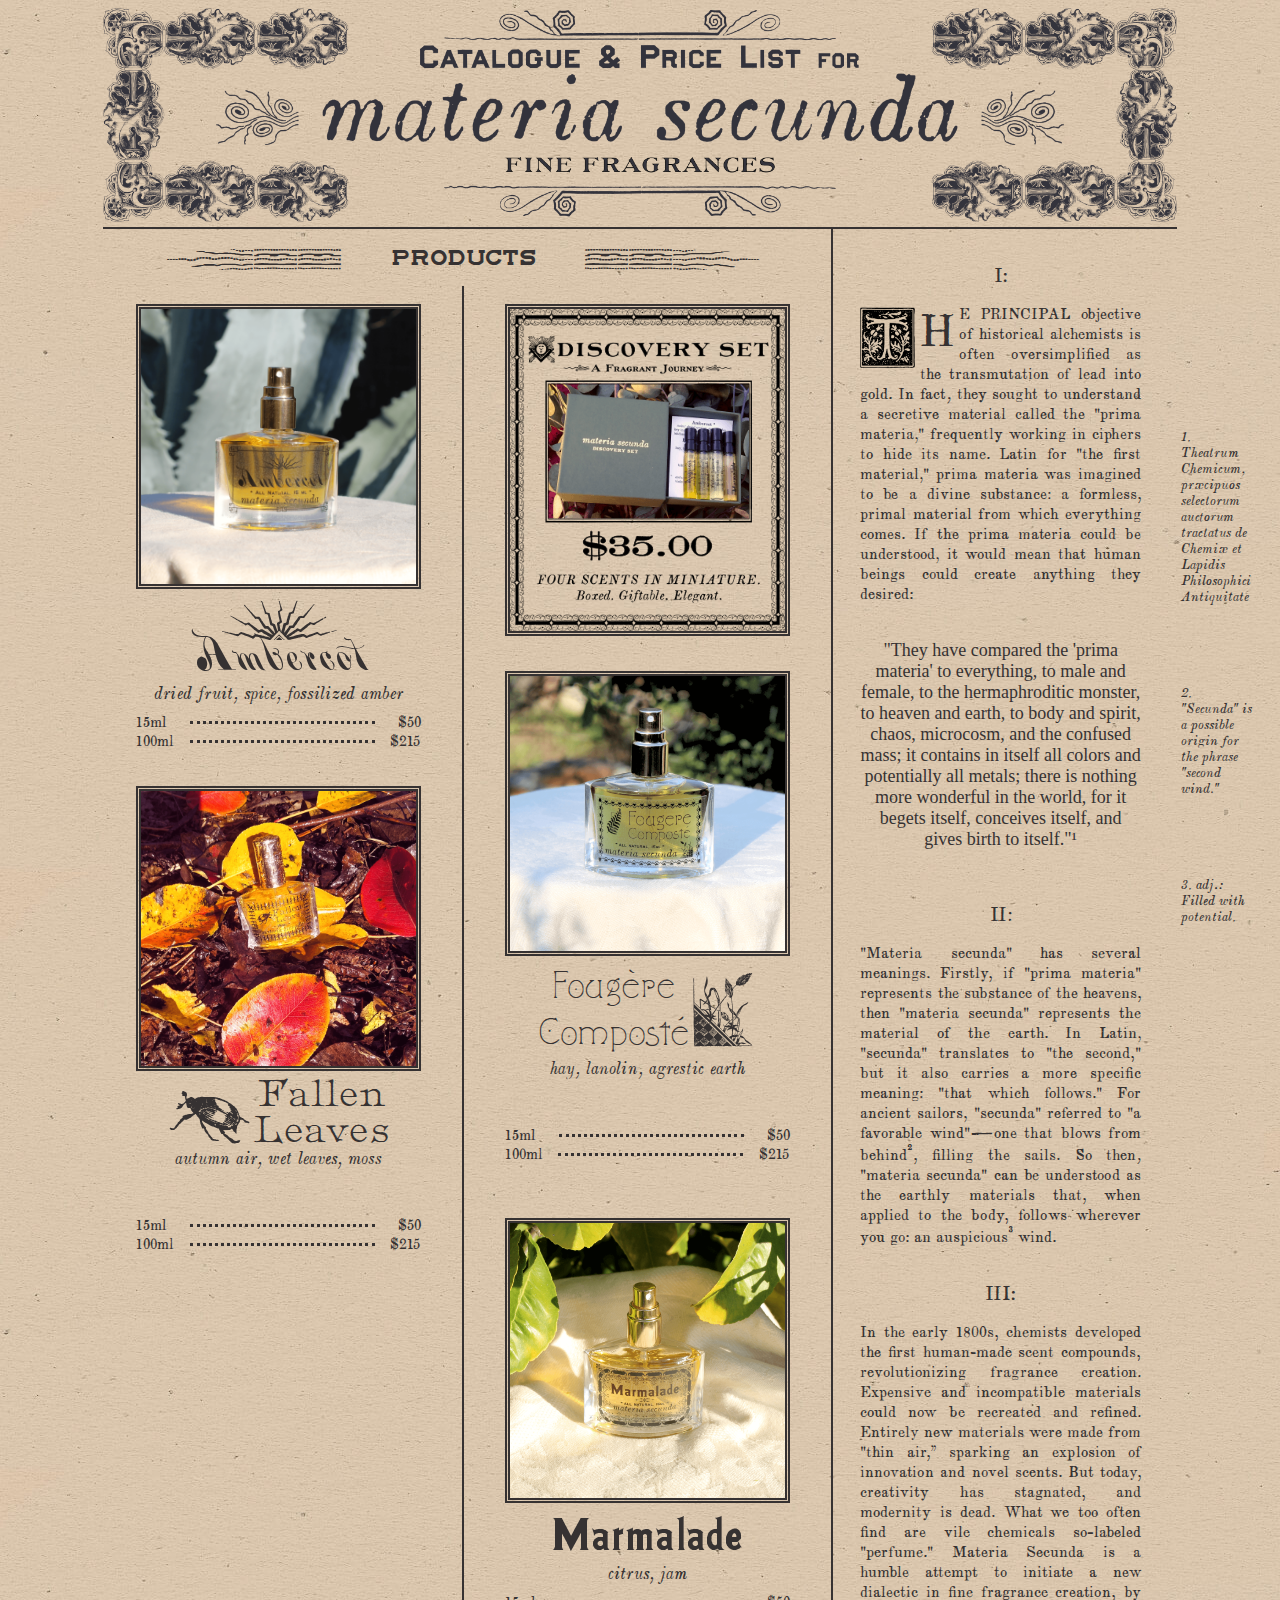
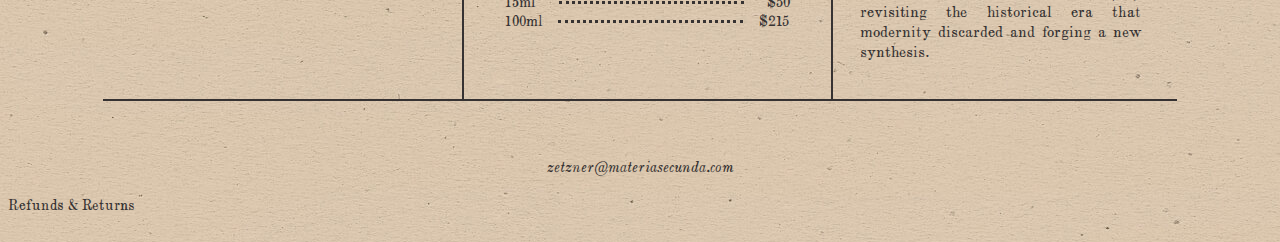
<file: index.html>
<!DOCTYPE html>
<html lang="en">

<head>
<title>Materia Secunda</title>
<link rel="stylesheet" href="styles.css">
<meta charset="utf-8">
<meta name="viewport" content="width=device-width, initial-scale=1">
</head>

<body>
  <header>

      <div style="display:flex; justify-content: center"><img src="images/banner.png" alt="Materia Secunda perfume catologue & price list" style=" width:85%; display: block; "></div>

    </header>
    <center>
    <div class="horizontal-line" style="width:85%;"></div>
  </center>
 

<div class="content">
  <div class="left-margin"></div>
  
  <!-- Left side product info -->
  <div class="products-container">
    
      <div class="products-header">   
        
            
              <div style="font-family: steamgems;">ÆÇÇ</div>
              <div style="font-family: gresley; font-size:1.8vw;">PRODUCTS</div>
              <div style="font-family: steamgems;">ÇÇÈ</div>
           
        
         
        
      </div>
     
      <div class="products-columns-container"> 

          <div class="products-column">
            
<!---Ambercot-->
              

<a class="product-flexbox" href="/ambercot" title="View Ambercot">
  
  
      <img src="images/ambercot.png" alt="A bottle of ambercot perfume" >
  
  

    <div class="ambercot-title-text">
      <div class="ambercot-icon">ö</div>
      <div class="ambercot-text">Ambercot </div>
      
    </div>
    
      <span class="notes">dried fruit, spice, fossilized amber</span>
      
    <div style="display: flex; flex-direction: column; align-items: center;">
      <div class="price-line">
        15ml
        <div class="dotted-line"></div>
        $50
      </div>
      <div class="price-line">
        100ml
        <div class="dotted-line"></div>
        $215
      </div>
    </div>
    
    
  
</a>



  <!-- Fallen Leaves -->
  <a class="product-flexbox" href="https://materiasecunda.bigcartel.com/product/fallen-leaves" title="View Fallen Leaves">
      
        <img src="images/fallen-leaves.png" alt="A bottle of perfume resting upon wet leaves" >
      
      
      <div style="display: flex; flex-direction: row; justify-content: center; align-items: center;
       margin-top:5px;">
        <div class="fallen-icon">‘</div>
        <div class="fallen-text">Fallen Leaves</div>
      </div>
    
      <span class="notes">autumn air, wet leaves, moss</span>
      <br>
      <br>
    
     
      <div style="display: flex; flex-direction: column; align-items: center;">
        <div class="price-line">
          15ml
          <div class="dotted-line"></div>
          $50
        </div>
        <div class="price-line">
          100ml
          <div class="dotted-line"></div>
          $215
        </div>
      </div>
      <br>
  </a>
          </div>

          <div class="vdivider"></div>


<!-- PRODUCT COLUMN NO.2 -->
<div class="products-column">

<!---Discovery set-->
<div class="product-flexbox">
  <a href="https://materiasecunda.bigcartel.com/product/discovery-set" style="text-decoration: none; color: inherit;">

      <div>
      
        <img src="images/dset_widecrop.png" alt="A sample set of perfume" style= "width: 90%; height: auto;">
      </div>
      <div style="display: flex; flex-direction: column; align-items: center;">
        
        
        
        
      </div>
    
  </a>
</div>
  
  <!---Fougere-->
  <a class="product-flexbox" href="https://materiasecunda.bigcartel.com/product/fougere-composte" title="View Fougère Composté">
      
        <img src="images/fougere-composte.png" alt="A bottle of fougere perfume">
      
      
      <div style="display: flex; flex-direction: row; justify-content: center; align-items: center;">
            
        <div class="fougere-text">Fougère Composté </div>
        <div class="fougere-icon">™</div>
      </div>
        <span class="notes">hay, lanolin, agrestic earth</span>
        <br><br>
      
      <div style="display: flex; flex-direction: column; align-items: center;">
        <div class="price-line">
          15ml
          <div class="dotted-line"></div>
          $50
        </div>
        <div class="price-line">
          100ml
          <div class="dotted-line"></div>
          $215
        </div>
      </div>
      <br>
  </a>

  <!-- Marmalade -->
<a class="product-flexbox" href="https://materiasecunda.bigcartel.com/product/marmalade" title="View Marmalade">
  
    <img src="images/marmalade.png" alt="A bottle of perfume beside a citrus tree">
 



  <div style="display: flex; flex-direction: row; justify-content: center;">
    
    <div style="font-family: jophet; font-size: 4vmax; margin-bottom: -5px;">Marmalade</div>
  </div>

  <span class="notes">citrus, jam</span>


  <div style="display: flex; flex-direction: column; align-items: center;">
    <div class="price-line">
      15ml
      <div class="dotted-line"></div>
      $50
    </div>
    <div class="price-line">
      100ml
      <div class="dotted-line"></div>
      $215
    </div>
  </div>
</a>  




                <!-- wood antique -->
                      <!--
                      <span style="font-family: gresley; font-size: 8vmin"> Wood Antique<br></span>  
                      <span style="font-family: oldkirkitalic; font-size: 20px">resin, smoke, ancient wood</span><br><Br>
                
                  <div style="display: flex; justify-content: space-between; width: 80%; ">
                      <span style="text-align: left;">15ml</span> 
                      <div class="dotted-line"></div> 
                      <span style="text-align: right;">$50</span>
                  </div>
                  <div style="display: flex; justify-content: space-between; width: 80%; ">
                    <span style="text-align: left;">100ml</span> 
                    <div class="dotted-line"></div> 
                    <span style="text-align: right;">$210</span>
                    
                  </div>
              -->
          </div>
        </div>
  


      
  </div>

  <div class="vdivider"></div>

  <div class="column-3">

      <center><p><span style="font-size: 22px;">I:</span></p></center>
      <p class="drop-cap"><img src="images/T-dropcap.png">HE PRINCIPAL objective of historical alchemists is often oversimplified as the transmutation of lead into gold. In fact, they sought to understand a secretive material called the "prima materia," frequently working in ciphers to hide its name. Latin for "the first material," prima materia was imagined to be a divine substance: a formless, primal material from which everything comes. If the prima materia could be understood, it would mean that human beings could create anything they desired:
      <br></p><br>

      <center><span style="font-family:oldkirkitalic; font-size:18px">"They have compared the 'prima materia' to everything, to male and female, to the hermaphroditic monster, to heaven and earth, to body and spirit, chaos, microcosm, and the confused mass; it contains in itself all colors and potentially all metals; there is nothing more wonderful in the world, for it begets itself, conceives itself, and gives birth to itself."¹
      </center></span>

      <br><br>
      <center><p><span style="font-size: 22px;">II:</span></p></center>
      <p class="indented">"Materia secunda" has several meanings. Firstly, if "prima materia" represents the substance of the heavens, then "materia secunda" represents the material of the earth. In Latin, "secunda" translates to "the second," but it also carries a more specific meaning: "that which follows." For ancient sailors, "secunda" referred to "a favorable wind"—one that blows from behind<span style="font-size:24px">²</span>, filling the sails.

      So then, "materia secunda" can be understood as the earthly materials that, when applied to the body, follows wherever you go: an auspicious<span style="font-size:24px">³</span> wind.
      <br><br>
      <center><p><span style="font-size: 22px;">III:</span></p></center>


      <p class="indented">In the early 1800s, chemists developed the first human-made scent compounds, revolutionizing fragrance creation. Expensive and incompatible materials could now be recreated and refined. Entirely new materials were made from "thin air,” sparking an explosion of innovation and novel scents. But today, creativity has stagnated, and modernity is dead. What we too often find are vile chemicals so-labeled "perfume." Materia Secunda is a humble attempt to initiate a new dialectic in fine fragrance creation, by revisiting the historical era that modernity discarded and forging a new synthesis. 
        <p>
    </div>
    
    <div class="column-3_footnotes">
      <p>1. Theatrum Chemicum, præcipuos selectorum auctorum tractatus de Chemiæ et Lapidis Philosophici Antiquitate</p>
      <p>2. "Secunda" is a possible origin for the phrase "second wind."</p>
      <p>3. adj.: Filled with potential.</p>
  </div>

</div>
	


<footer>
 
  <center>
    <div class="horizontal-line" style="width:85%"></div>
    <br>
    <br><br>
    <i>zetzner@materiasecunda.com </i><br><br>
   
  </center>
  <a style="text-align: center" href="https://www.materiasecunda.com/returns" title="Refunds & Returns">Refunds & Returns</a>
  <br><br>
</footer>

</body>
</html>
</file>
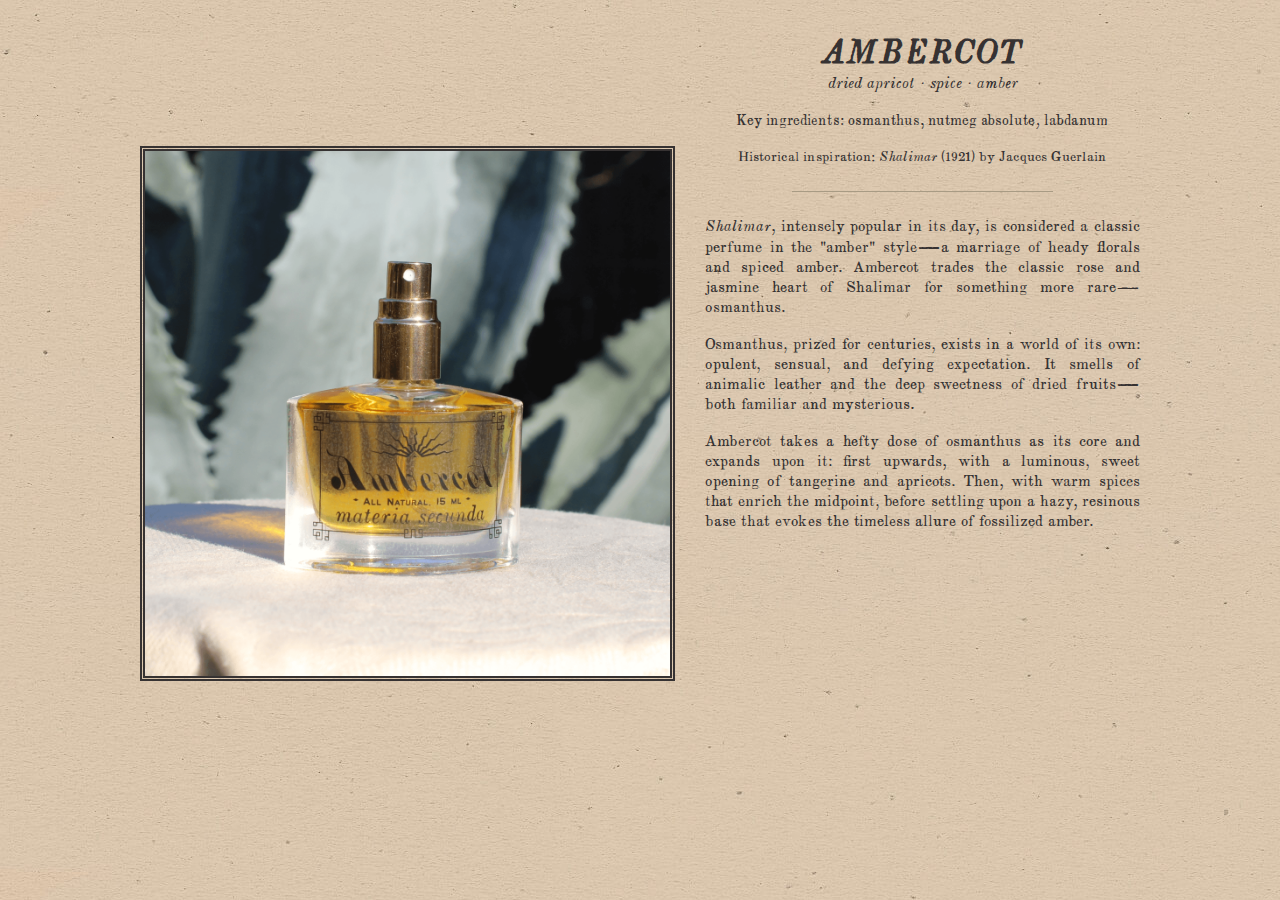
<file: ambercot.html>
<!DOCTYPE html>
<html lang="en">
<head>
  
  <meta charset="UTF-8">
  <meta name="viewport" content="width=device-width, initial-scale=1">
  <title>Ambercot</title>
  <link rel="stylesheet" href="styles.css"> 
</head>

<style>
img {border: 5px double var(--text-color); box-sizing: border-box; }
</style>

<body>
  
  <div class="product-layout">
    <div class="product-page-leftcolumn">
      <img src="images/ambercot.png" alt="A bottle of ambercot perfume">
    </div>

    <div class="product-page-rightcolumn">
      <div class="product-title-block">
        <p class="product-name"><strong>AMBERCOT</strong></p>
        <p class="product-fnotes">dried apricot · spice · amber</p>
        <p class="product-key-ingredients">Key ingredients: osmanthus, nutmeg absolute, labdanum</p>
        <p class="product-inspiration">Historical inspiration: <em>Shalimar</em> (1921) by Jacques Guerlain</p>
      </div>

      <div id='product-component-1747498263900' class="shopify-button-wrapper"></div>

      <div class="divider"></div>

      <div class="product-description">
        <p><em>Shalimar</em>, intensely popular in its day, is considered a classic perfume in the "amber" style—a marriage of heady florals and spiced amber. Ambercot trades the classic rose and jasmine heart of Shalimar for something more rare—osmanthus.</p>
        <p>Osmanthus, prized for centuries, exists in a world of its own: opulent, sensual, and defying expectation. It smells of animalic leather and the deep sweetness of dried fruits—both familiar and mysterious.</p>
        <p>Ambercot takes a hefty dose of osmanthus as its core and expands upon it: first upwards, with a luminous, sweet opening of tangerine and apricots. Then, with warm spices that enrich the midpoint, before settling upon a hazy, resinous base that evokes the timeless allure of fossilized amber.</p>
      </div>
    </div>
  </div>
<script type="text/javascript">
/*<![CDATA[*/
(function () {
  var scriptURL = 'https://sdks.shopifycdn.com/buy-button/latest/buy-button-storefront.min.js';
  if (window.ShopifyBuy) {
    if (window.ShopifyBuy.UI) {
      ShopifyBuyInit();
    } else {
      loadScript();
    }
  } else {
    loadScript();
  }
  function loadScript() {
    var script = document.createElement('script');
    script.async = true;
    script.src = scriptURL;
    (document.getElementsByTagName('head')[0] || document.getElementsByTagName('body')[0]).appendChild(script);
    script.onload = ShopifyBuyInit;
  }
  function ShopifyBuyInit() {
    var client = ShopifyBuy.buildClient({
      domain: 'mhqgih-0z.myshopify.com',
      storefrontAccessToken: '9939b627d0f9ea7fe5a44d9c73933532',
    });
    ShopifyBuy.UI.onReady(client).then(function (ui) {
      ui.createComponent('product', {
        id: '9744280879411',
          variantId: '51519915327795',
        node: document.getElementById('product-component-1747498263900'),
        moneyFormat: '%24%7B%7Bamount%7D%7D',
        options: {
  "product": {
 



    "styles": {
      "product": {
        "@media (min-width: 601px)": {
          "max-width": "calc(25% - 20px)",
          "margin-left": "20px",
          "margin-bottom": "50px"
        },
       
        
      },
      "title": {
        "font-family": "Crimson Text, serif",
        "font-weight": "normal",
        "font-size": "20px"
      },
      "button": {
        "font-family": "Old Standard TT, serif",
        "color": "#dbcaaf",
        ":hover": {
          "color": "#dbcaaf",
          "background-color": "#363232"
        },
        "background-color": "#363232",
        ":focus": {
          "background-color": "#363232"
        },
        "border-radius": "2px",
        "padding-left": "44px",
        "padding-right": "44px"
      },
      "price": {
        "font-family": "Vollkorn, serif",
        "font-size": "22px"
      },
      "compareAt": {
        "font-family": "Vollkorn, serif",
        "font-size": "15.299999999999999px"
      },
      "unitPrice": {
        "font-family": "Vollkorn, serif",
        "font-size": "15.299999999999999px"
      },
      "description": {
        "font-family": "Lora, serif"
      }
    },
    
    "contents": {
      
  "img": false,
  "title": false,
  "price": true,
  "options": false,
  "button": true,
  "description": false

    },
    

    "text": {
      "button": "Add to cart"
    },
    "googleFonts": [
      "Crimson Text",
      "Vollkorn",
      "Lora",
      "Old Standard TT"
    ]
  },
  "productSet": {
    "styles": {
      "products": {
        "@media (min-width: 601px)": {
          "margin-left": "-20px"
        }
      }
    }
  },
  "modalProduct": {
    "contents": {
  "img": false,
  "title": false,
  "price": true,
  "options": false,
  
  "button": true,
  "description": false
},
    "styles": {
      "product": {
        "@media (min-width: 601px)": {
          "max-width": "100%",
          "margin-left": "0px",
          "margin-bottom": "0px"
        }
      },
      "button": {
        "font-family": "Old Standard TT, serif",
        "color": "#dbcaaf",
        ":hover": {
          "color": "#dbcaaf",
          "background-color": "#363232"
        },
        "background-color": "#363232",
        ":focus": {
          "background-color": "#363232"
        },
        "border-radius": "2px",
        "padding-left": "44px",
        "padding-right": "44px"
      },
      "title": {
        "font-family": "Helvetica Neue, sans-serif",
        "font-weight": "bold",
        "font-size": "26px",
        "color": "#363232"
      },
      "price": {
        "font-family": "Helvetica Neue, sans-serif",
        "font-weight": "normal",
        "font-size": "18px",
        "color": "#363232"
      },
      "compareAt": {
        "font-family": "Helvetica Neue, sans-serif",
        "font-weight": "normal",
        "font-size": "15.299999999999999px",
        "color": "#363232"
      },
      "unitPrice": {
        "font-family": "Helvetica Neue, sans-serif",
        "font-weight": "normal",
        "font-size": "15.299999999999999px",
        "color": "#363232"
      },
      "description": {
        "font-family": "Helvetica Neue, sans-serif",
        "font-weight": "normal",
        "font-size": "14px",
        "color": "#363232"
      }
    },
    "googleFonts": [
      "Old Standard TT"
    ],
    "text": {
      "button": "Add to cart"
    }
  },
  "option": {},
  "cart": {
    "styles": {
      "button": {
        "font-family": "Old Standard TT, serif",
        "color": "#dbcaaf",
        ":hover": {
          "color": "#dbcaaf",
          "background-color": "#363232"
        },
        "background-color": "#363232",
        ":focus": {
          "background-color": "#363232"
        },
        "border-radius": "2px"
      },
      "title": {
        "color": "#363232"
      },
      "header": {
        "color": "#363232"
      },
      "lineItems": {
        "color": "#363232"
      },
      "subtotalText": {
        "color": "#363232"
      },
      "subtotal": {
        "color": "#363232"
      },
      "notice": {
        "color": "#363232"
      },
      "currency": {
        "color": "#363232"
      },
      "close": {
        "color": "#363232",
        ":hover": {
          "color": "#363232"
        }
      },
      "empty": {
        "color": "#363232"
      },
      "noteDescription": {
        "color": "#363232"
      },
      "discountText": {
        "color": "#363232"
      },
      "discountIcon": {
        "fill": "#363232"
      },
      "discountAmount": {
        "color": "#363232"
      },
      "cart": {
        "background-color": "#dbcaaf"
      },
      "footer": {
        "background-color": "#dbcaaf"
      }
    },
    "text": {
      "total": "Subtotal",
      "notice": "Discount codes are added at checkout.",
      "button": "Checkout"
    },
    "contents": {
      "note": true
    },
    "popup": false,
    "googleFonts": [
      "Old Standard TT"
    ]
  },
  "toggle": {
    "styles": {
      "toggle": {
        "font-family": "Old Standard TT, serif",
        "background-color": "#363232",
        ":hover": {
          "background-color": "#363232"
        },
        ":focus": {
          "background-color": "#363232"
        }
      },
      "count": {
        "color": "#dbcaaf",
        ":hover": {
          "color": "#dbcaaf"
        }
      },
      "iconPath": {
        "fill": "#dbcaaf"
      }
    },
    "googleFonts": [
      "Old Standard TT"
    ]
  },
  "lineItem": {
    "styles": {
      "variantTitle": {
        "color": "#363232"
      },
      "title": {
        "color": "#363232"
      },
      "price": {
        "color": "#363232"
      },
      "fullPrice": {
        "color": "#363232"
      },
      "discount": {
        "color": "#363232"
      },
      "discountIcon": {
        "fill": "#363232"
      },
      "quantity": {
        "color": "#363232"
      },
      "quantityIncrement": {
        "color": "#363232",
        "border-color": "#363232"
      },
      "quantityDecrement": {
        "color": "#363232",
        "border-color": "#363232"
      },
      "quantityInput": {
        "color": "#363232",
        "border-color": "#363232"
      }
    }
  }
},
      });
    });
  }
})();
/*]]>*/
</script>

</body>

</html>
</file>
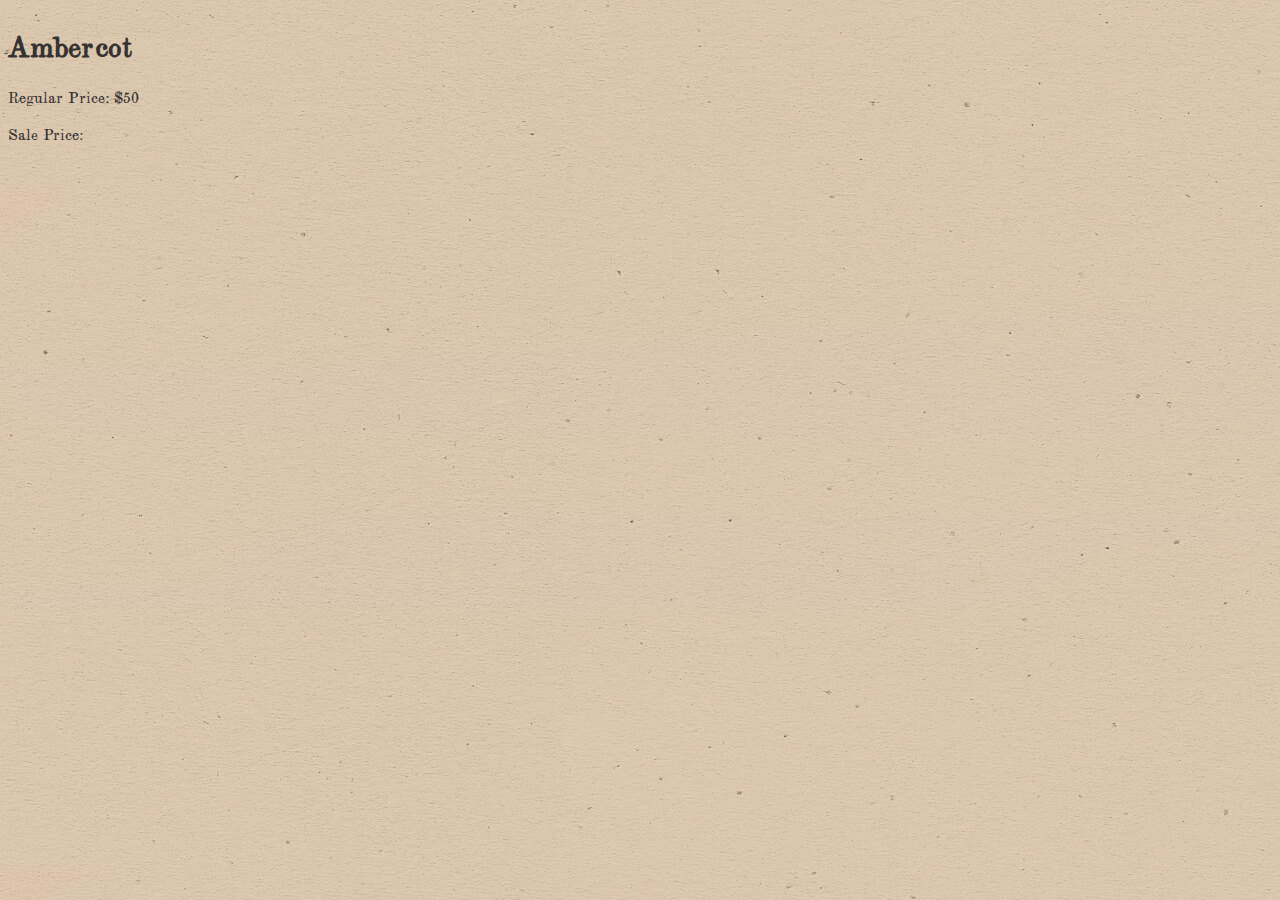
<file: contact.html>
<!DOCTYPE html>
<html lang="en">
<head>
  <meta charset="UTF-8">
  <title>Materia Secunda – Ambercot</title>
  <link rel="stylesheet" href="styles.css">
  <script src="config.js"></script>
  
</head>
<body>

  <div class="product">
    <h1 id="product-name"></h1>
    <p>Regular Price: <span id="price"></span></p>
    <p>Sale Price: <span id="sale-price"></span></p>
  </div>

  <script>
    document.getElementById("product-name").textContent = SiteConfig.productName;
    document.getElementById("price").textContent = Prices.ambercot15;
    document.getElementById("sale-price").textContent = SiteConfig.salePrice;
  </script>

</body>
</html>
</file>
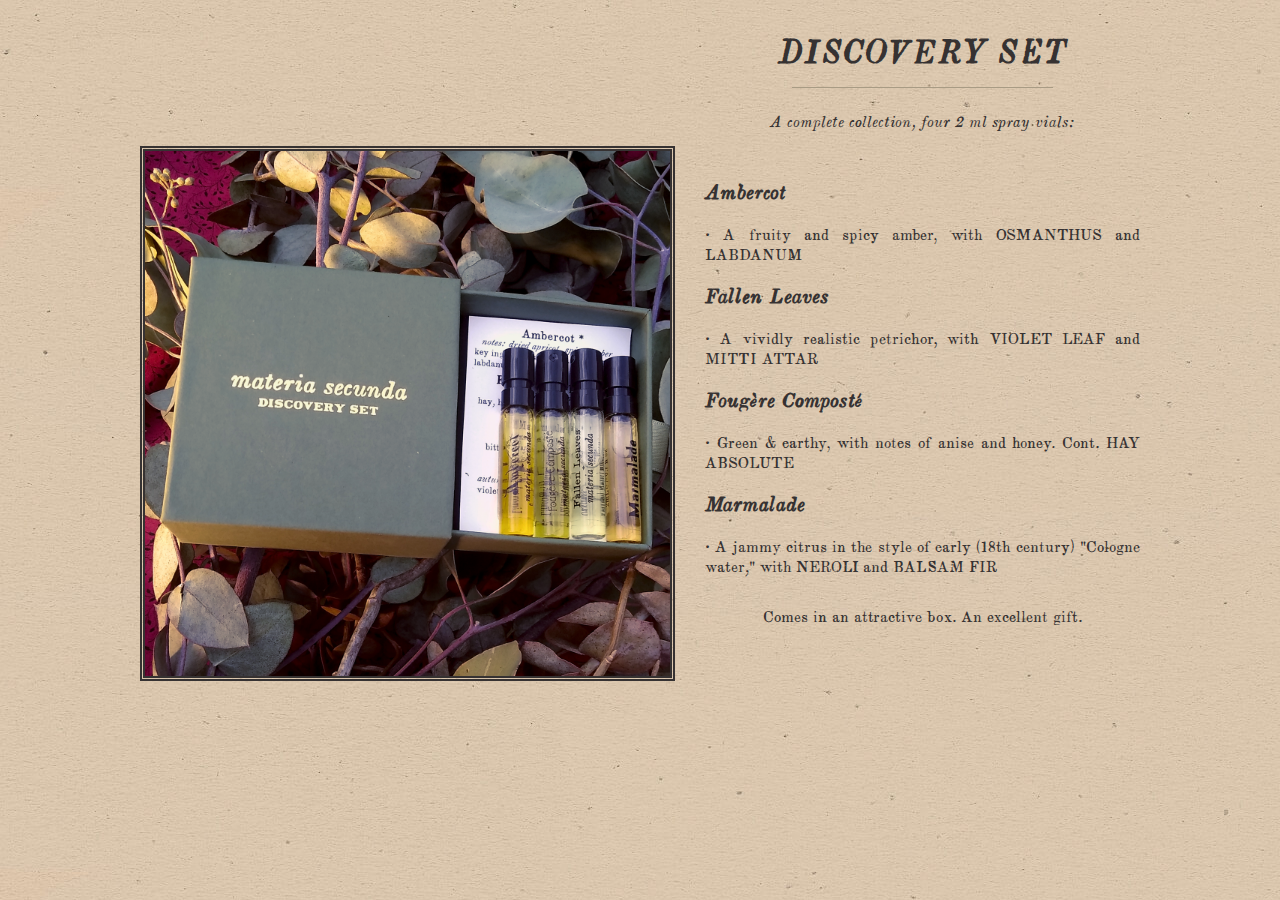
<file: discovery-set.html>
<!DOCTYPE html>
<html lang="en">
<head>
  
  <meta charset="UTF-8">
  <meta name="viewport" content="width=device-width, initial-scale=1">
  <title>Discovery Set</title>
  <link rel="stylesheet" href="styles.css"> 
</head>

<style>
img {border: 5px double var(--text-color); box-sizing: border-box; }
</style>

<body>
  
  <div class="product-layout">
    <div class="product-page-leftcolumn">
      <img src="images/DSET.png" alt="An elegant sample set of perfumes">
    </div>

    <div class="product-page-rightcolumn">
      <div class="product-title-block">
        <p class="product-name"><strong>DISCOVERY SET</strong></p>
       
        
      </div>

      <div id='product-component-1749688828920' class="shopify-button-wrapper"></div>

      <div class="divider"></div>

      <div class="product-description">

        <p style="text-align:center; margin-bottom:50px;"><em>A complete collection, four 2 ml spray vials:</em></p>

        <p style="font-size:22px"><strong><em>Ambercot</em></strong></p>
        <p>• A fruity and spicy amber, with OSMANTHUS and LABDANUM</p>

        <p style="font-size:22px"><strong><em>Fallen Leaves</em></strong></p>
        <p>• A vividly realistic petrichor, with VIOLET LEAF and MITTI ATTAR</p>

        <p style="font-size:22px"><strong><em>Fougère Composté</em></strong></p>
        <p>• Green &amp; earthy, with notes of anise and honey. Cont. HAY ABSOLUTE</p>

        <p style="font-size:22px"><strong><em>Marmalade</em></strong></p>
        <p>• A jammy citrus in the style of early (18th century) "Cologne water," with NEROLI and BALSAM FIR&nbsp;</p>

        <p style="text-align: center; margin-top:30px;">Comes in an attractive box. An excellent gift.</p>

      
    </div>
    </div>
  </div>
<script type="text/javascript">
/*<![CDATA[*/
(function () {
  var scriptURL = 'https://sdks.shopifycdn.com/buy-button/latest/buy-button-storefront.min.js';
  if (window.ShopifyBuy) {
    if (window.ShopifyBuy.UI) {
      ShopifyBuyInit();
    } else {
      loadScript();
    }
  } else {
    loadScript();
  }
  function loadScript() {
    var script = document.createElement('script');
    script.async = true;
    script.src = scriptURL;
    (document.getElementsByTagName('head')[0] || document.getElementsByTagName('body')[0]).appendChild(script);
    script.onload = ShopifyBuyInit;
  }
  function ShopifyBuyInit() {
    var client = ShopifyBuy.buildClient({
      domain: 'mhqgih-0z.myshopify.com',
      storefrontAccessToken: '9939b627d0f9ea7fe5a44d9c73933532',
    });
    ShopifyBuy.UI.onReady(client).then(function (ui) {
      ui.createComponent('product', {
        id: '9745341153587',
          
        node: document.getElementById('product-component-1749688828920'),
        moneyFormat: '%24%7B%7Bamount%7D%7D',
        options: {
  "product": {
 



    "styles": {
      "product": {
        "@media (min-width: 601px)": {
          "max-width": "calc(25% - 20px)",
          "margin-left": "20px",
          "margin-bottom": "50px"
        },
       
        
      },
      "title": {
        "font-family": "Crimson Text, serif",
        "font-weight": "normal",
        "font-size": "20px"
      },
      "button": {
        "font-family": "Old Standard TT, serif",
        "color": "#dbcaaf",
        ":hover": {
          "color": "#dbcaaf",
          "background-color": "#363232"
        },
        "background-color": "#363232",
        ":focus": {
          "background-color": "#363232"
        },
        "border-radius": "2px",
        "padding-left": "44px",
        "padding-right": "44px"
      },
      "price": {
        "font-family": "Vollkorn, serif",
        "font-size": "22px"
      },
      "compareAt": {
        "font-family": "Vollkorn, serif",
        "font-size": "15.299999999999999px"
      },
      "unitPrice": {
        "font-family": "Vollkorn, serif",
        "font-size": "15.299999999999999px"
      },
      "description": {
        "font-family": "Lora, serif"
      }
    },
    
    "contents": {
      
  "img": false,
  "title": false,
  "price": true,
  "options": false,
  "button": true,
  "description": false

    },
    

    "text": {
      "button": "Add to cart"
    },
    "googleFonts": [
      "Crimson Text",
      "Vollkorn",
      "Lora",
      "Old Standard TT"
    ]
  },
  "productSet": {
    "styles": {
      "products": {
        "@media (min-width: 601px)": {
          "margin-left": "-20px"
        }
      }
    }
  },
  "modalProduct": {
    "contents": {
  "img": false,
  "title": false,
  "price": true,
  "options": false,
  
  "button": true,
  "description": false
},
    "styles": {
      "product": {
        "@media (min-width: 601px)": {
          "max-width": "100%",
          "margin-left": "0px",
          "margin-bottom": "0px"
        }
      },
      "button": {
        "font-family": "Old Standard TT, serif",
        "color": "#dbcaaf",
        ":hover": {
          "color": "#dbcaaf",
          "background-color": "#363232"
        },
        "background-color": "#363232",
        ":focus": {
          "background-color": "#363232"
        },
        "border-radius": "2px",
        "padding-left": "44px",
        "padding-right": "44px"
      },
      "title": {
        "font-family": "Helvetica Neue, sans-serif",
        "font-weight": "bold",
        "font-size": "26px",
        "color": "#363232"
      },
      "price": {
        "font-family": "Helvetica Neue, sans-serif",
        "font-weight": "normal",
        "font-size": "18px",
        "color": "#363232"
      },
      "compareAt": {
        "font-family": "Helvetica Neue, sans-serif",
        "font-weight": "normal",
        "font-size": "15.299999999999999px",
        "color": "#363232"
      },
      "unitPrice": {
        "font-family": "Helvetica Neue, sans-serif",
        "font-weight": "normal",
        "font-size": "15.299999999999999px",
        "color": "#363232"
      },
      "description": {
        "font-family": "Helvetica Neue, sans-serif",
        "font-weight": "normal",
        "font-size": "14px",
        "color": "#363232"
      }
    },
    "googleFonts": [
      "Old Standard TT"
    ],
    "text": {
      "button": "Add to cart"
    }
  },
  "option": {},
  "cart": {
    "styles": {
      "button": {
        "font-family": "Old Standard TT, serif",
        "color": "#dbcaaf",
        ":hover": {
          "color": "#dbcaaf",
          "background-color": "#363232"
        },
        "background-color": "#363232",
        ":focus": {
          "background-color": "#363232"
        },
        "border-radius": "2px"
      },
      "title": {
        "color": "#363232"
      },
      "header": {
        "color": "#363232"
      },
      "lineItems": {
        "color": "#363232"
      },
      "subtotalText": {
        "color": "#363232"
      },
      "subtotal": {
        "color": "#363232"
      },
      "notice": {
        "color": "#363232"
      },
      "currency": {
        "color": "#363232"
      },
      "close": {
        "color": "#363232",
        ":hover": {
          "color": "#363232"
        }
      },
      "empty": {
        "color": "#363232"
      },
      "noteDescription": {
        "color": "#363232"
      },
      "discountText": {
        "color": "#363232"
      },
      "discountIcon": {
        "fill": "#363232"
      },
      "discountAmount": {
        "color": "#363232"
      },
      "cart": {
        "background-color": "#dbcaaf"
      },
      "footer": {
        "background-color": "#dbcaaf"
      }
    },
    "text": {
      "total": "Subtotal",
      "notice": "Discount codes are added at checkout.",
      "button": "Checkout"
    },
    "contents": {
      "note": true
    },
    "popup": false,
    "googleFonts": [
      "Old Standard TT"
    ]
  },
  "toggle": {
    "styles": {
      "toggle": {
        "font-family": "Old Standard TT, serif",
        "background-color": "#363232",
        ":hover": {
          "background-color": "#363232"
        },
        ":focus": {
          "background-color": "#363232"
        }
      },
      "count": {
        "color": "#dbcaaf",
        ":hover": {
          "color": "#dbcaaf"
        }
      },
      "iconPath": {
        "fill": "#dbcaaf"
      }
    },
    "googleFonts": [
      "Old Standard TT"
    ]
  },
  "lineItem": {
    "styles": {
      "variantTitle": {
        "color": "#363232"
      },
      "title": {
        "color": "#363232"
      },
      "price": {
        "color": "#363232"
      },
      "fullPrice": {
        "color": "#363232"
      },
      "discount": {
        "color": "#363232"
      },
      "discountIcon": {
        "fill": "#363232"
      },
      "quantity": {
        "color": "#363232"
      },
      "quantityIncrement": {
        "color": "#363232",
        "border-color": "#363232"
      },
      "quantityDecrement": {
        "color": "#363232",
        "border-color": "#363232"
      },
      "quantityInput": {
        "color": "#363232",
        "border-color": "#363232"
      }
    }
  }
},
      });
    });
  }
})();
/*]]>*/
</script>

</body>

</html>
</file>
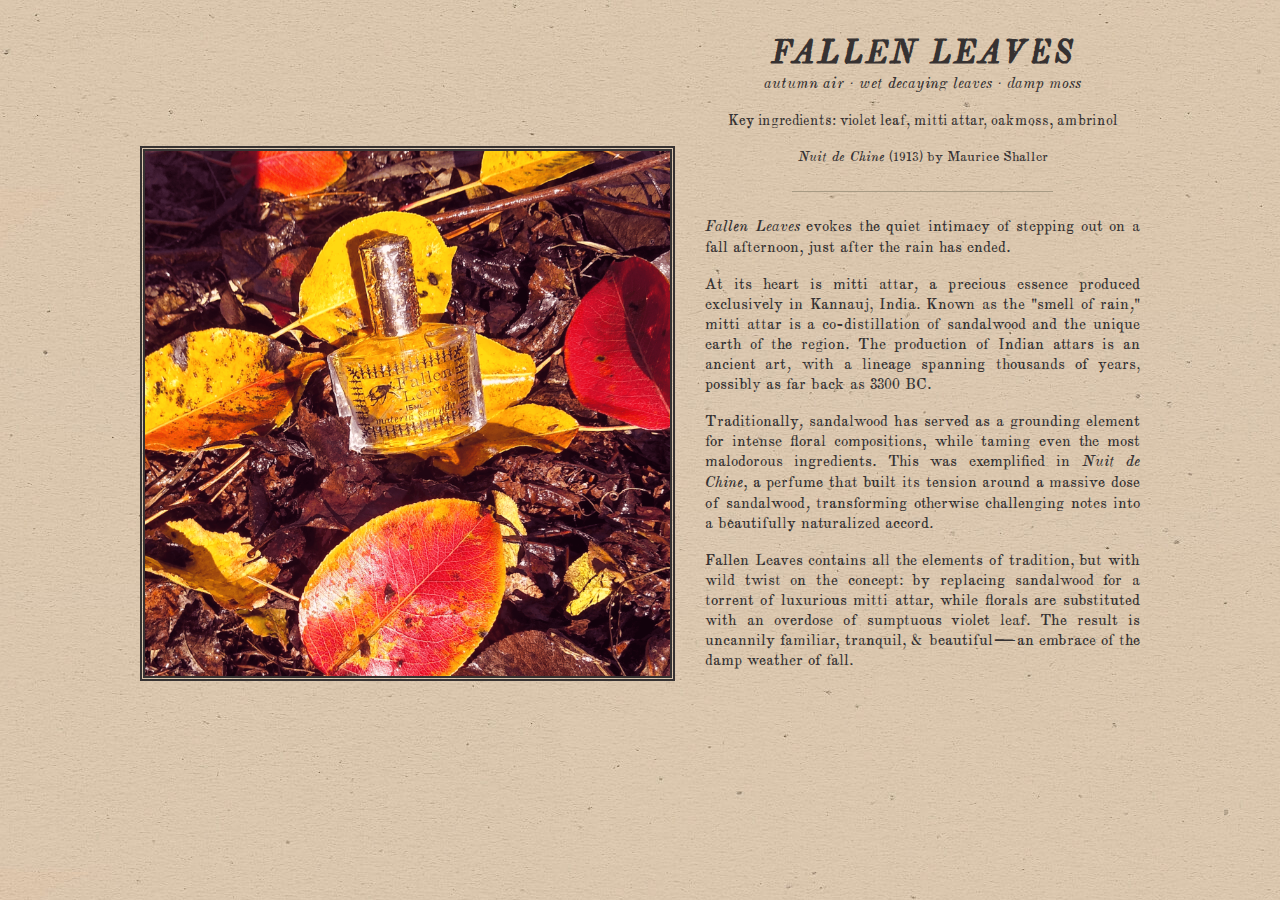
<file: fallen-leaves.html>
<!DOCTYPE html>
<html lang="en">
<head>
  
  <meta charset="UTF-8">
  <meta name="viewport" content="width=device-width, initial-scale=1">
  <title>Fallen Leaves</title>
  <link rel="stylesheet" href="styles.css"> 
</head>

<style>
img {border: 5px double var(--text-color); box-sizing: border-box; }
</style>

<body>
  
  <div class="product-layout">
    <div class="product-page-leftcolumn">
      <img src="images/fallen-leaves.png" alt="A bottle of fallen leaves perfume">
    </div>

    <div class="product-page-rightcolumn">
      <div class="product-title-block">
        <p class="product-name"><strong>FALLEN LEAVES</strong></p>
        <p class="product-fnotes">autumn air · wet decaying leaves · damp moss</p>
        <p class="product-key-ingredients">Key ingredients: violet leaf, mitti attar, oakmoss, ambrinol</p>
        <p class="product-inspiration"><em>Nuit de Chine</em> (1913) by Maurice Shaller </p>
      </div>

      <div id='product-component-1749688058374' class="shopify-button-wrapper"></div>

      <div class="divider"></div>

      <div class="product-description">
        
        <p><em>Fallen Leaves</em> evokes the quiet intimacy of stepping out on a fall afternoon, just after the rain has ended.</p>

        <p>At its heart is mitti attar, a precious essence produced exclusively in Kannauj, India. Known as the "smell of rain," mitti attar is a co-distillation of sandalwood and the unique earth of the region. The production of Indian attars is an ancient art, with a lineage spanning thousands of years, possibly as far back as 3300 BC.</p>

        <p>Traditionally, sandalwood has served as a grounding element for intense floral compositions, while taming even the most malodorous ingredients. This was exemplified in <em>Nuit de Chine</em>, a perfume that built its tension around a massive dose of sandalwood, transforming otherwise challenging notes into a beautifully naturalized accord.</p>

        <p>Fallen Leaves contains all the elements of tradition, but with wild twist on the concept: by replacing sandalwood for a torrent of luxurious mitti attar, while florals are substituted with an overdose of sumptuous violet leaf. The result is uncannily familiar, tranquil, & beautiful—an embrace of the damp weather of fall.</p>

    </div>
    </div>
  </div>
<script type="text/javascript">
/*<![CDATA[*/
(function () {
  var scriptURL = 'https://sdks.shopifycdn.com/buy-button/latest/buy-button-storefront.min.js';
  if (window.ShopifyBuy) {
    if (window.ShopifyBuy.UI) {
      ShopifyBuyInit();
    } else {
      loadScript();
    }
  } else {
    loadScript();
  }
  function loadScript() {
    var script = document.createElement('script');
    script.async = true;
    script.src = scriptURL;
    (document.getElementsByTagName('head')[0] || document.getElementsByTagName('body')[0]).appendChild(script);
    script.onload = ShopifyBuyInit;
  }
  function ShopifyBuyInit() {
    var client = ShopifyBuy.buildClient({
      domain: 'mhqgih-0z.myshopify.com',
      storefrontAccessToken: '9939b627d0f9ea7fe5a44d9c73933532',
    });
    ShopifyBuy.UI.onReady(client).then(function (ui) {
      ui.createComponent('product', {
        id: '9745347543347',
          
        node: document.getElementById('product-component-1749688058374'),
        moneyFormat: '%24%7B%7Bamount%7D%7D',
        options: {
  "product": {
 



    "styles": {
      "product": {
        "@media (min-width: 601px)": {
          "max-width": "calc(25% - 20px)",
          "margin-left": "20px",
          "margin-bottom": "50px"
        },
       
        
      },
      "title": {
        "font-family": "Crimson Text, serif",
        "font-weight": "normal",
        "font-size": "20px"
      },
      "button": {
        "font-family": "Old Standard TT, serif",
        "color": "#dbcaaf",
        ":hover": {
          "color": "#dbcaaf",
          "background-color": "#363232"
        },
        "background-color": "#363232",
        ":focus": {
          "background-color": "#363232"
        },
        "border-radius": "2px",
        "padding-left": "44px",
        "padding-right": "44px"
      },
      "price": {
        "font-family": "Vollkorn, serif",
        "font-size": "22px"
      },
      "compareAt": {
        "font-family": "Vollkorn, serif",
        "font-size": "15.299999999999999px"
      },
      "unitPrice": {
        "font-family": "Vollkorn, serif",
        "font-size": "15.299999999999999px"
      },
      "description": {
        "font-family": "Lora, serif"
      }
    },
    
    "contents": {
      
  "img": false,
  "title": false,
  "price": true,
  "options": false,
  "button": true,
  "description": false

    },
    

    "text": {
      "button": "Add to cart"
    },
    "googleFonts": [
      "Crimson Text",
      "Vollkorn",
      "Lora",
      "Old Standard TT"
    ]
  },
  "productSet": {
    "styles": {
      "products": {
        "@media (min-width: 601px)": {
          "margin-left": "-20px"
        }
      }
    }
  },
  "modalProduct": {
    "contents": {
  "img": false,
  "title": false,
  "price": true,
  "options": false,
  
  "button": true,
  "description": false
},
    "styles": {
      "product": {
        "@media (min-width: 601px)": {
          "max-width": "100%",
          "margin-left": "0px",
          "margin-bottom": "0px"
        }
      },
      "button": {
        "font-family": "Old Standard TT, serif",
        "color": "#dbcaaf",
        ":hover": {
          "color": "#dbcaaf",
          "background-color": "#363232"
        },
        "background-color": "#363232",
        ":focus": {
          "background-color": "#363232"
        },
        "border-radius": "2px",
        "padding-left": "44px",
        "padding-right": "44px"
      },
      "title": {
        "font-family": "Helvetica Neue, sans-serif",
        "font-weight": "bold",
        "font-size": "26px",
        "color": "#363232"
      },
      "price": {
        "font-family": "Helvetica Neue, sans-serif",
        "font-weight": "normal",
        "font-size": "18px",
        "color": "#363232"
      },
      "compareAt": {
        "font-family": "Helvetica Neue, sans-serif",
        "font-weight": "normal",
        "font-size": "15.299999999999999px",
        "color": "#363232"
      },
      "unitPrice": {
        "font-family": "Helvetica Neue, sans-serif",
        "font-weight": "normal",
        "font-size": "15.299999999999999px",
        "color": "#363232"
      },
      "description": {
        "font-family": "Helvetica Neue, sans-serif",
        "font-weight": "normal",
        "font-size": "14px",
        "color": "#363232"
      }
    },
    "googleFonts": [
      "Old Standard TT"
    ],
    "text": {
      "button": "Add to cart"
    }
  },
  "option": {},
  "cart": {
    "styles": {
      "button": {
        "font-family": "Old Standard TT, serif",
        "color": "#dbcaaf",
        ":hover": {
          "color": "#dbcaaf",
          "background-color": "#363232"
        },
        "background-color": "#363232",
        ":focus": {
          "background-color": "#363232"
        },
        "border-radius": "2px"
      },
      "title": {
        "color": "#363232"
      },
      "header": {
        "color": "#363232"
      },
      "lineItems": {
        "color": "#363232"
      },
      "subtotalText": {
        "color": "#363232"
      },
      "subtotal": {
        "color": "#363232"
      },
      "notice": {
        "color": "#363232"
      },
      "currency": {
        "color": "#363232"
      },
      "close": {
        "color": "#363232",
        ":hover": {
          "color": "#363232"
        }
      },
      "empty": {
        "color": "#363232"
      },
      "noteDescription": {
        "color": "#363232"
      },
      "discountText": {
        "color": "#363232"
      },
      "discountIcon": {
        "fill": "#363232"
      },
      "discountAmount": {
        "color": "#363232"
      },
      "cart": {
        "background-color": "#dbcaaf"
      },
      "footer": {
        "background-color": "#dbcaaf"
      }
    },
    "text": {
      "total": "Subtotal",
      "notice": "Discount codes are added at checkout.",
      "button": "Checkout"
    },
    "contents": {
      "note": true
    },
    "popup": false,
    "googleFonts": [
      "Old Standard TT"
    ]
  },
  "toggle": {
    "styles": {
      "toggle": {
        "font-family": "Old Standard TT, serif",
        "background-color": "#363232",
        ":hover": {
          "background-color": "#363232"
        },
        ":focus": {
          "background-color": "#363232"
        }
      },
      "count": {
        "color": "#dbcaaf",
        ":hover": {
          "color": "#dbcaaf"
        }
      },
      "iconPath": {
        "fill": "#dbcaaf"
      }
    },
    "googleFonts": [
      "Old Standard TT"
    ]
  },
  "lineItem": {
    "styles": {
      "variantTitle": {
        "color": "#363232"
      },
      "title": {
        "color": "#363232"
      },
      "price": {
        "color": "#363232"
      },
      "fullPrice": {
        "color": "#363232"
      },
      "discount": {
        "color": "#363232"
      },
      "discountIcon": {
        "fill": "#363232"
      },
      "quantity": {
        "color": "#363232"
      },
      "quantityIncrement": {
        "color": "#363232",
        "border-color": "#363232"
      },
      "quantityDecrement": {
        "color": "#363232",
        "border-color": "#363232"
      },
      "quantityInput": {
        "color": "#363232",
        "border-color": "#363232"
      }
    }
  }
},
      });
    });
  }
})();
/*]]>*/
</script>

</body>

</html>
</file>
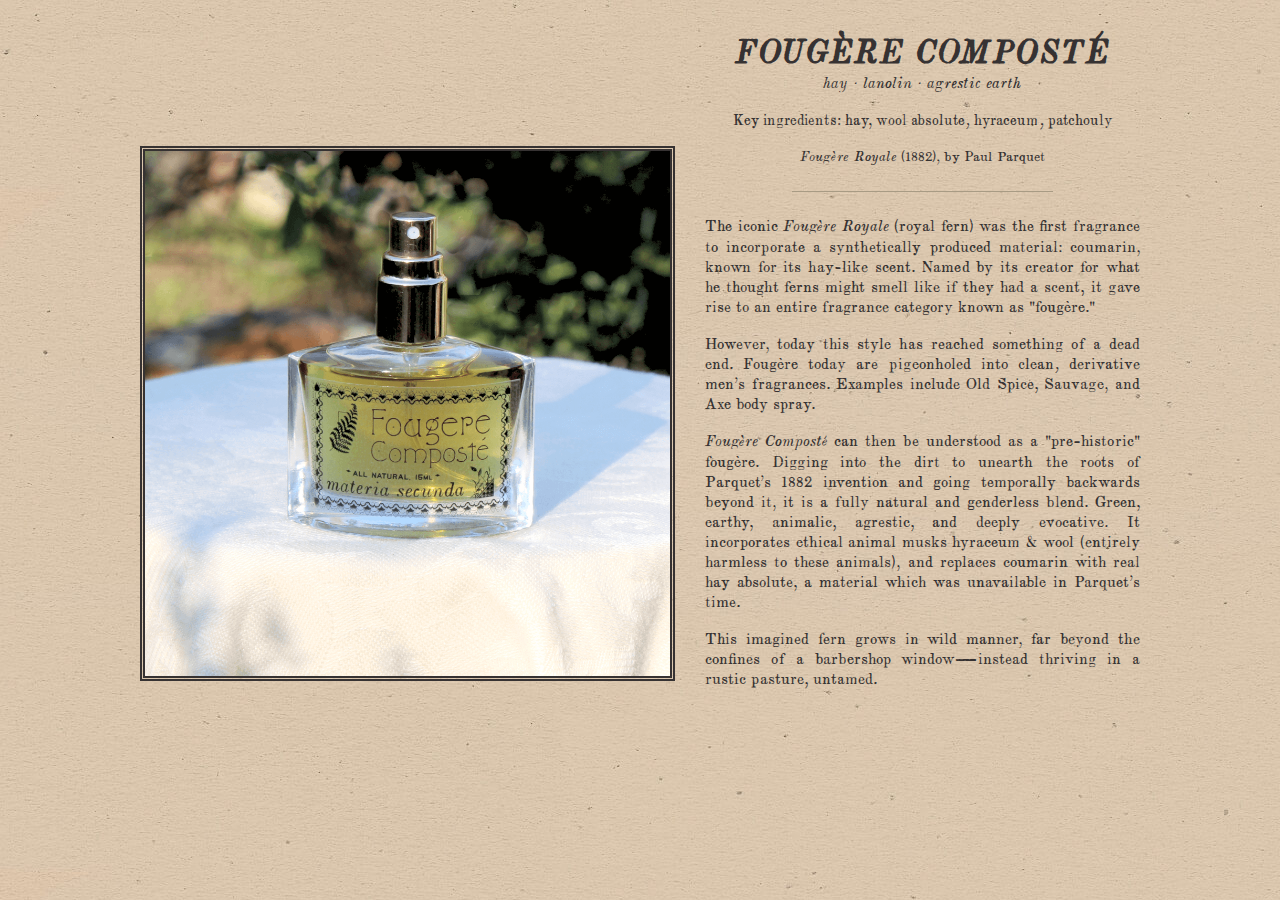
<file: fougere.html>
<!DOCTYPE html>
<html lang="en">
<head>
  
  <meta charset="UTF-8">
  <meta name="viewport" content="width=device-width, initial-scale=1">
  <title>Fougère Composté</title>
  <link rel="stylesheet" href="styles.css"> 
</head>

<style>
img {border: 5px double var(--text-color); box-sizing: border-box; }
</style>

<body>
  
  <div class="product-layout">
    <div class="product-page-leftcolumn">
      <img src="images/fougere.png" alt="A bottle of fougère composté perfume">
    </div>

    <div class="product-page-rightcolumn">
      <div class="product-title-block">
        <p class="product-name"><strong>FOUGÈRE COMPOSTÉ</strong></p>
        <p class="product-fnotes">hay · lanolin · agrestic earth </p>
        <p class="product-key-ingredients">Key ingredients: hay, wool absolute, hyraceum, patchouly</p>
        <p class="product-inspiration"><em>Fougère Royale</em> (1882), by Paul Parquet</p>
      </div>

      <div id='product-component-1749687521580' class="shopify-button-wrapper"></div>

      <div class="divider"></div>

      <div class="product-description">
        
        <p>The iconic <em>Fougère Royale</em> (royal fern) was the first fragrance to incorporate a synthetically produced material: coumarin, known for its hay-like scent. Named by its creator for what he thought ferns might smell like if they had a scent, it gave rise to an entire fragrance category known as "fougère."</p>

        <p>However, today this style has reached something of a dead end. Fougère today are pigeonholed into clean, derivative men’s fragrances. Examples include Old Spice, Sauvage, and Axe body spray.</p>

        <p><em>Fougère Composté</em> can then be understood as a "pre-historic" fougère. Digging into the dirt to unearth the roots of Parquet’s 1882 invention and going temporally backwards beyond it, it is a fully natural and genderless blend. Green, earthy, animalic, agrestic, and deeply evocative. It incorporates ethical animal musks hyraceum &amp; wool (entirely harmless to these animals), and replaces coumarin with real hay absolute, a material which was unavailable in Parquet’s time.</p>

        <p>This imagined fern grows in wild manner, far beyond the confines of a barbershop window—instead thriving in a rustic pasture, untamed.</p>
                
    </div>
    </div>
  </div>
<script type="text/javascript">
/*<![CDATA[*/
(function () {
  var scriptURL = 'https://sdks.shopifycdn.com/buy-button/latest/buy-button-storefront.min.js';
  if (window.ShopifyBuy) {
    if (window.ShopifyBuy.UI) {
      ShopifyBuyInit();
    } else {
      loadScript();
    }
  } else {
    loadScript();
  }
  function loadScript() {
    var script = document.createElement('script');
    script.async = true;
    script.src = scriptURL;
    (document.getElementsByTagName('head')[0] || document.getElementsByTagName('body')[0]).appendChild(script);
    script.onload = ShopifyBuyInit;
  }
  function ShopifyBuyInit() {
    var client = ShopifyBuy.buildClient({
      domain: 'mhqgih-0z.myshopify.com',
      storefrontAccessToken: '9939b627d0f9ea7fe5a44d9c73933532',
    });
    ShopifyBuy.UI.onReady(client).then(function (ui) {
      ui.createComponent('product', {
        id: '9745360322867',
          
        node: document.getElementById('product-component-1749687521580'),
        moneyFormat: '%24%7B%7Bamount%7D%7D',
        options: {
  "product": {
 



    "styles": {
      "product": {
        "@media (min-width: 601px)": {
          "max-width": "calc(25% - 20px)",
          "margin-left": "20px",
          "margin-bottom": "50px"
        },
       
        
      },
      "title": {
        "font-family": "Crimson Text, serif",
        "font-weight": "normal",
        "font-size": "20px"
      },
      "button": {
        "font-family": "Old Standard TT, serif",
        "color": "#dbcaaf",
        ":hover": {
          "color": "#dbcaaf",
          "background-color": "#363232"
        },
        "background-color": "#363232",
        ":focus": {
          "background-color": "#363232"
        },
        "border-radius": "2px",
        "padding-left": "44px",
        "padding-right": "44px"
      },
      "price": {
        "font-family": "Vollkorn, serif",
        "font-size": "22px"
      },
      "compareAt": {
        "font-family": "Vollkorn, serif",
        "font-size": "15.299999999999999px"
      },
      "unitPrice": {
        "font-family": "Vollkorn, serif",
        "font-size": "15.299999999999999px"
      },
      "description": {
        "font-family": "Lora, serif"
      }
    },
    
    "contents": {
      
  "img": false,
  "title": false,
  "price": true,
  "options": false,
  "button": true,
  "description": false

    },
    

    "text": {
      "button": "Add to cart"
    },
    "googleFonts": [
      "Crimson Text",
      "Vollkorn",
      "Lora",
      "Old Standard TT"
    ]
  },
  "productSet": {
    "styles": {
      "products": {
        "@media (min-width: 601px)": {
          "margin-left": "-20px"
        }
      }
    }
  },
  "modalProduct": {
    "contents": {
  "img": false,
  "title": false,
  "price": true,
  "options": false,
  
  "button": true,
  "description": false
},
    "styles": {
      "product": {
        "@media (min-width: 601px)": {
          "max-width": "100%",
          "margin-left": "0px",
          "margin-bottom": "0px"
        }
      },
      "button": {
        "font-family": "Old Standard TT, serif",
        "color": "#dbcaaf",
        ":hover": {
          "color": "#dbcaaf",
          "background-color": "#363232"
        },
        "background-color": "#363232",
        ":focus": {
          "background-color": "#363232"
        },
        "border-radius": "2px",
        "padding-left": "44px",
        "padding-right": "44px"
      },
      "title": {
        "font-family": "Helvetica Neue, sans-serif",
        "font-weight": "bold",
        "font-size": "26px",
        "color": "#363232"
      },
      "price": {
        "font-family": "Helvetica Neue, sans-serif",
        "font-weight": "normal",
        "font-size": "18px",
        "color": "#363232"
      },
      "compareAt": {
        "font-family": "Helvetica Neue, sans-serif",
        "font-weight": "normal",
        "font-size": "15.299999999999999px",
        "color": "#363232"
      },
      "unitPrice": {
        "font-family": "Helvetica Neue, sans-serif",
        "font-weight": "normal",
        "font-size": "15.299999999999999px",
        "color": "#363232"
      },
      "description": {
        "font-family": "Helvetica Neue, sans-serif",
        "font-weight": "normal",
        "font-size": "14px",
        "color": "#363232"
      }
    },
    "googleFonts": [
      "Old Standard TT"
    ],
    "text": {
      "button": "Add to cart"
    }
  },
  "option": {},
  "cart": {
    "styles": {
      "button": {
        "font-family": "Old Standard TT, serif",
        "color": "#dbcaaf",
        ":hover": {
          "color": "#dbcaaf",
          "background-color": "#363232"
        },
        "background-color": "#363232",
        ":focus": {
          "background-color": "#363232"
        },
        "border-radius": "2px"
      },
      "title": {
        "color": "#363232"
      },
      "header": {
        "color": "#363232"
      },
      "lineItems": {
        "color": "#363232"
      },
      "subtotalText": {
        "color": "#363232"
      },
      "subtotal": {
        "color": "#363232"
      },
      "notice": {
        "color": "#363232"
      },
      "currency": {
        "color": "#363232"
      },
      "close": {
        "color": "#363232",
        ":hover": {
          "color": "#363232"
        }
      },
      "empty": {
        "color": "#363232"
      },
      "noteDescription": {
        "color": "#363232"
      },
      "discountText": {
        "color": "#363232"
      },
      "discountIcon": {
        "fill": "#363232"
      },
      "discountAmount": {
        "color": "#363232"
      },
      "cart": {
        "background-color": "#dbcaaf"
      },
      "footer": {
        "background-color": "#dbcaaf"
      }
    },
    "text": {
      "total": "Subtotal",
      "notice": "Discount codes are added at checkout.",
      "button": "Checkout"
    },
    "contents": {
      "note": true
    },
    "popup": false,
    "googleFonts": [
      "Old Standard TT"
    ]
  },
  "toggle": {
    "styles": {
      "toggle": {
        "font-family": "Old Standard TT, serif",
        "background-color": "#363232",
        ":hover": {
          "background-color": "#363232"
        },
        ":focus": {
          "background-color": "#363232"
        }
      },
      "count": {
        "color": "#dbcaaf",
        ":hover": {
          "color": "#dbcaaf"
        }
      },
      "iconPath": {
        "fill": "#dbcaaf"
      }
    },
    "googleFonts": [
      "Old Standard TT"
    ]
  },
  "lineItem": {
    "styles": {
      "variantTitle": {
        "color": "#363232"
      },
      "title": {
        "color": "#363232"
      },
      "price": {
        "color": "#363232"
      },
      "fullPrice": {
        "color": "#363232"
      },
      "discount": {
        "color": "#363232"
      },
      "discountIcon": {
        "fill": "#363232"
      },
      "quantity": {
        "color": "#363232"
      },
      "quantityIncrement": {
        "color": "#363232",
        "border-color": "#363232"
      },
      "quantityDecrement": {
        "color": "#363232",
        "border-color": "#363232"
      },
      "quantityInput": {
        "color": "#363232",
        "border-color": "#363232"
      }
    }
  }
},
      });
    });
  }
})();
/*]]>*/
</script>

</body>

</html>
</file>
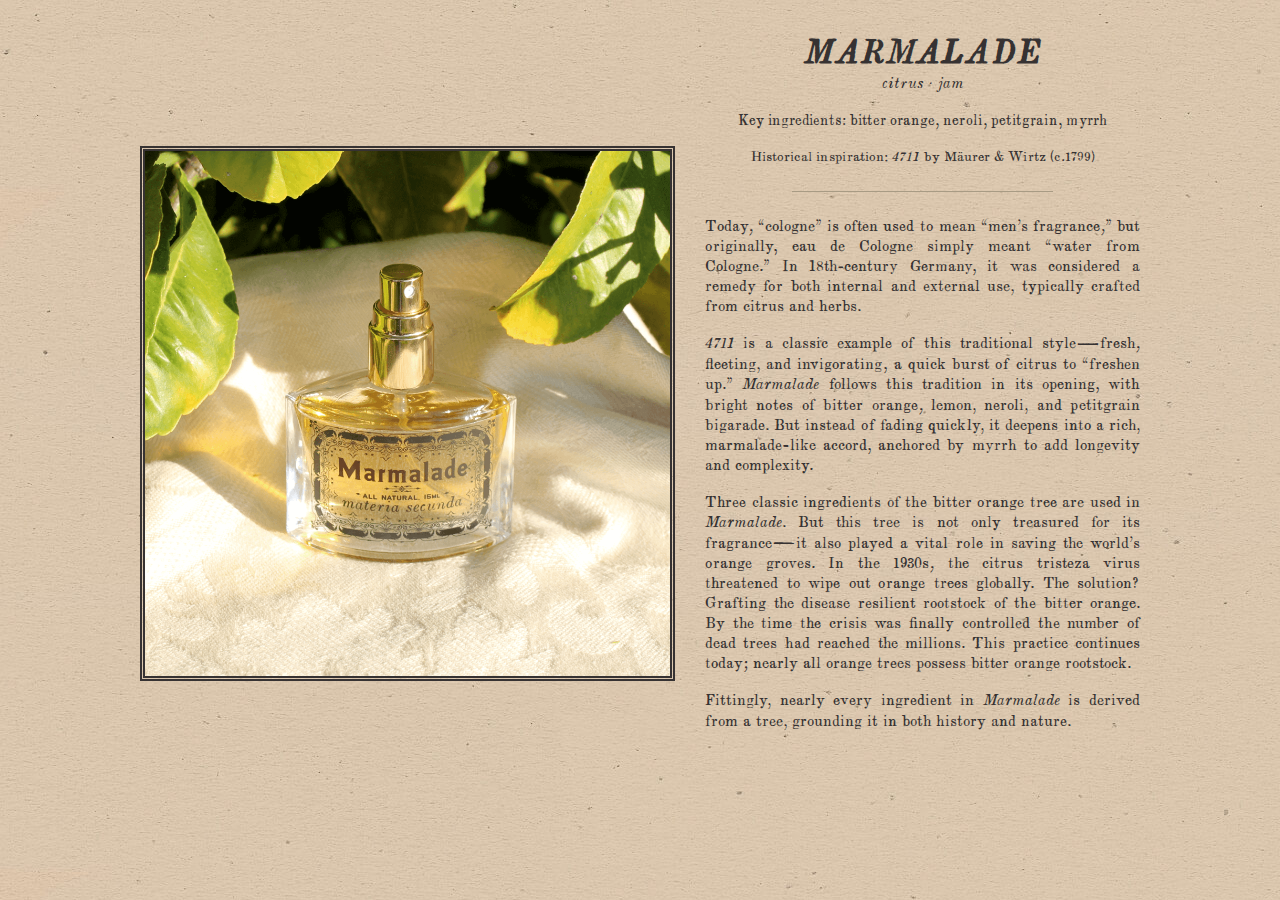
<file: marmalade.html>
<!DOCTYPE html>
<html lang="en">
<head>
  
  <meta charset="UTF-8">
  <meta name="viewport" content="width=device-width, initial-scale=1">
  <title>Marmalade</title>
  <link rel="stylesheet" href="styles.css"> 
</head>

<style>
img {border: 5px double var(--text-color); box-sizing: border-box; }
</style>

<body>
  
  <div class="product-layout">
    <div class="product-page-leftcolumn">
      <img src="images/marmalade.png" alt="A bottle of marmalade perfume">
    </div>

    <div class="product-page-rightcolumn">
      <div class="product-title-block">
        <p class="product-name"><strong>MARMALADE</strong></p>
        <p class="product-fnotes">citrus · jam</p>
        <p class="product-key-ingredients">Key ingredients: bitter orange, neroli, petitgrain, myrrh</p>
        <p class="product-inspiration">Historical inspiration: <em>4711</em> by Mäurer & Wirtz (c.1799)</p>
      </div>

      <div id='product-component-1749684069776' class="shopify-button-wrapper"></div>

      <div class="divider"></div>

      <div class="product-description">
        
    <p>Today, “cologne” is often used to mean “men’s fragrance,” but originally, eau de Cologne simply meant “water from Cologne.” In 18th-century Germany, it was considered a remedy for both internal and external use, typically crafted from citrus and herbs.</p>
    
    <p><em>4711</em> is a classic example of this traditional style—fresh, fleeting, and invigorating, a quick burst of citrus to “freshen up.” <em>Marmalade</em> follows this tradition in its opening, with bright notes of bitter orange, lemon, neroli, and petitgrain bigarade. But instead of fading quickly, it deepens into a rich, marmalade-like accord, anchored by myrrh to add longevity and complexity.</p>
    
    <p>Three classic ingredients of the bitter orange tree are used in <em>Marmalade</em>. But this tree is not only treasured for its fragrance—it also played a vital role in saving the world’s orange groves. In the 1930s, the citrus tristeza virus threatened to wipe out orange trees globally. The solution? Grafting the disease resilient rootstock of the bitter orange. By the time the crisis was finally controlled the number of dead trees had reached the millions. This practice continues today; nearly all orange trees possess bitter orange rootstock.</p>
    
    <p>Fittingly, nearly every ingredient in <em>Marmalade</em> is derived from a tree, grounding it in both history and nature.</p>
    
    </div>
    </div>
  </div>
<script type="text/javascript">
/*<![CDATA[*/
(function () {
  var scriptURL = 'https://sdks.shopifycdn.com/buy-button/latest/buy-button-storefront.min.js';
  if (window.ShopifyBuy) {
    if (window.ShopifyBuy.UI) {
      ShopifyBuyInit();
    } else {
      loadScript();
    }
  } else {
    loadScript();
  }
  function loadScript() {
    var script = document.createElement('script');
    script.async = true;
    script.src = scriptURL;
    (document.getElementsByTagName('head')[0] || document.getElementsByTagName('body')[0]).appendChild(script);
    script.onload = ShopifyBuyInit;
  }
  function ShopifyBuyInit() {
    var client = ShopifyBuy.buildClient({
      domain: 'mhqgih-0z.myshopify.com',
      storefrontAccessToken: '9939b627d0f9ea7fe5a44d9c73933532',
    });
    ShopifyBuy.UI.onReady(client).then(function (ui) {
      ui.createComponent('product', {
        id: '9745349247283',
          
        node: document.getElementById('product-component-1749684069776'),
        moneyFormat: '%24%7B%7Bamount%7D%7D',
        options: {
  "product": {
 



    "styles": {
      "product": {
        "@media (min-width: 601px)": {
          "max-width": "calc(25% - 20px)",
          "margin-left": "20px",
          "margin-bottom": "50px"
        },
       
        
      },
      "title": {
        "font-family": "Crimson Text, serif",
        "font-weight": "normal",
        "font-size": "20px"
      },
      "button": {
        "font-family": "Old Standard TT, serif",
        "color": "#dbcaaf",
        ":hover": {
          "color": "#dbcaaf",
          "background-color": "#363232"
        },
        "background-color": "#363232",
        ":focus": {
          "background-color": "#363232"
        },
        "border-radius": "2px",
        "padding-left": "44px",
        "padding-right": "44px"
      },
      "price": {
        "font-family": "Vollkorn, serif",
        "font-size": "22px"
      },
      "compareAt": {
        "font-family": "Vollkorn, serif",
        "font-size": "15.299999999999999px"
      },
      "unitPrice": {
        "font-family": "Vollkorn, serif",
        "font-size": "15.299999999999999px"
      },
      "description": {
        "font-family": "Lora, serif"
      }
    },
    
    "contents": {
      
  "img": false,
  "title": false,
  "price": true,
  "options": false,
  "button": true,
  "description": false

    },
    

    "text": {
      "button": "Add to cart"
    },
    "googleFonts": [
      "Crimson Text",
      "Vollkorn",
      "Lora",
      "Old Standard TT"
    ]
  },
  "productSet": {
    "styles": {
      "products": {
        "@media (min-width: 601px)": {
          "margin-left": "-20px"
        }
      }
    }
  },
  "modalProduct": {
    "contents": {
  "img": false,
  "title": false,
  "price": true,
  "options": false,
  
  "button": true,
  "description": false
},
    "styles": {
      "product": {
        "@media (min-width: 601px)": {
          "max-width": "100%",
          "margin-left": "0px",
          "margin-bottom": "0px"
        }
      },
      "button": {
        "font-family": "Old Standard TT, serif",
        "color": "#dbcaaf",
        ":hover": {
          "color": "#dbcaaf",
          "background-color": "#363232"
        },
        "background-color": "#363232",
        ":focus": {
          "background-color": "#363232"
        },
        "border-radius": "2px",
        "padding-left": "44px",
        "padding-right": "44px"
      },
      "title": {
        "font-family": "Helvetica Neue, sans-serif",
        "font-weight": "bold",
        "font-size": "26px",
        "color": "#363232"
      },
      "price": {
        "font-family": "Helvetica Neue, sans-serif",
        "font-weight": "normal",
        "font-size": "18px",
        "color": "#363232"
      },
      "compareAt": {
        "font-family": "Helvetica Neue, sans-serif",
        "font-weight": "normal",
        "font-size": "15.299999999999999px",
        "color": "#363232"
      },
      "unitPrice": {
        "font-family": "Helvetica Neue, sans-serif",
        "font-weight": "normal",
        "font-size": "15.299999999999999px",
        "color": "#363232"
      },
      "description": {
        "font-family": "Helvetica Neue, sans-serif",
        "font-weight": "normal",
        "font-size": "14px",
        "color": "#363232"
      }
    },
    "googleFonts": [
      "Old Standard TT"
    ],
    "text": {
      "button": "Add to cart"
    }
  },
  "option": {},
  "cart": {
    "styles": {
      "button": {
        "font-family": "Old Standard TT, serif",
        "color": "#dbcaaf",
        ":hover": {
          "color": "#dbcaaf",
          "background-color": "#363232"
        },
        "background-color": "#363232",
        ":focus": {
          "background-color": "#363232"
        },
        "border-radius": "2px"
      },
      "title": {
        "color": "#363232"
      },
      "header": {
        "color": "#363232"
      },
      "lineItems": {
        "color": "#363232"
      },
      "subtotalText": {
        "color": "#363232"
      },
      "subtotal": {
        "color": "#363232"
      },
      "notice": {
        "color": "#363232"
      },
      "currency": {
        "color": "#363232"
      },
      "close": {
        "color": "#363232",
        ":hover": {
          "color": "#363232"
        }
      },
      "empty": {
        "color": "#363232"
      },
      "noteDescription": {
        "color": "#363232"
      },
      "discountText": {
        "color": "#363232"
      },
      "discountIcon": {
        "fill": "#363232"
      },
      "discountAmount": {
        "color": "#363232"
      },
      "cart": {
        "background-color": "#dbcaaf"
      },
      "footer": {
        "background-color": "#dbcaaf"
      }
    },
    "text": {
      "total": "Subtotal",
      "notice": "Discount codes are added at checkout.",
      "button": "Checkout"
    },
    "contents": {
      "note": true
    },
    "popup": false,
    "googleFonts": [
      "Old Standard TT"
    ]
  },
  "toggle": {
    "styles": {
      "toggle": {
        "font-family": "Old Standard TT, serif",
        "background-color": "#363232",
        ":hover": {
          "background-color": "#363232"
        },
        ":focus": {
          "background-color": "#363232"
        }
      },
      "count": {
        "color": "#dbcaaf",
        ":hover": {
          "color": "#dbcaaf"
        }
      },
      "iconPath": {
        "fill": "#dbcaaf"
      }
    },
    "googleFonts": [
      "Old Standard TT"
    ]
  },
  "lineItem": {
    "styles": {
      "variantTitle": {
        "color": "#363232"
      },
      "title": {
        "color": "#363232"
      },
      "price": {
        "color": "#363232"
      },
      "fullPrice": {
        "color": "#363232"
      },
      "discount": {
        "color": "#363232"
      },
      "discountIcon": {
        "fill": "#363232"
      },
      "quantity": {
        "color": "#363232"
      },
      "quantityIncrement": {
        "color": "#363232",
        "border-color": "#363232"
      },
      "quantityDecrement": {
        "color": "#363232",
        "border-color": "#363232"
      },
      "quantityInput": {
        "color": "#363232",
        "border-color": "#363232"
      }
    }
  }
},
      });
    });
  }
})();
/*]]>*/
</script>

</body>

</html>
</file>
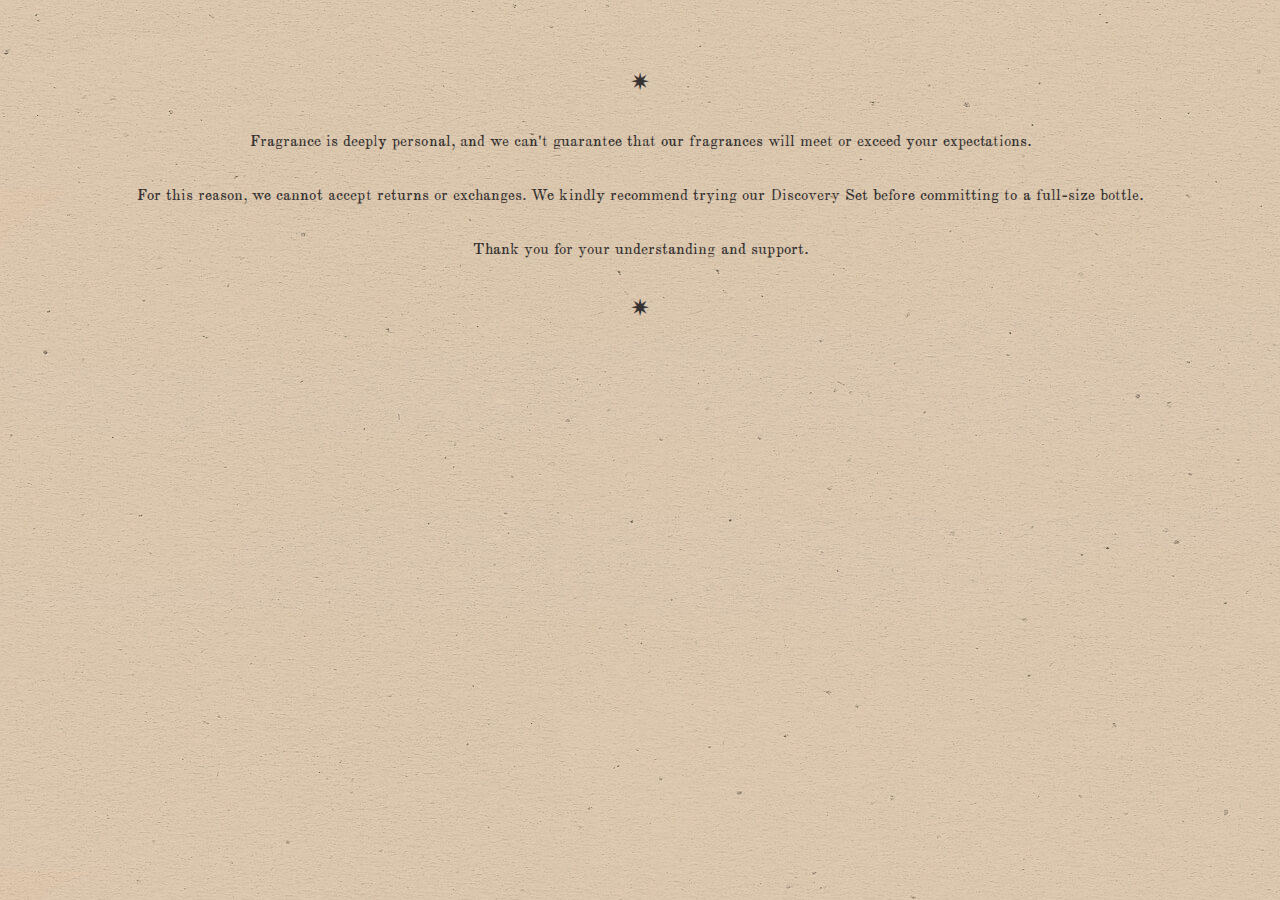
<file: privacy-policy.html>
<!DOCTYPE html>
<html lang="en">

<head>
  <title>Returns & Refunds</title>
  <link rel="stylesheet" href="styles.css">
  <meta charset="utf-8">
  <meta name="viewport" content="width=device-width, initial-scale=1">
  <style>
    body {
      margin: 0;
      padding: 50px 20px 20px 20px;
      text-align: center;
      font-family: serif;
    }
    .doodad {
      margin: 20px 0;
      font-size: 24px;
      line-height: 1;
    }
  </style>
</head>

<body>

  <div class="doodad">✷</div>

  <p>Fragrance is deeply personal, and we can't guarantee that our fragrances will meet or exceed your expectations.</p>
  <p>For this reason, we cannot accept returns or exchanges.
    We kindly recommend trying our Discovery Set before committing to a full-size bottle.</p>
  <p>Thank you for your understanding and support.</p>

  <div class="doodad">✷</div>

</body>
</html>
</file>
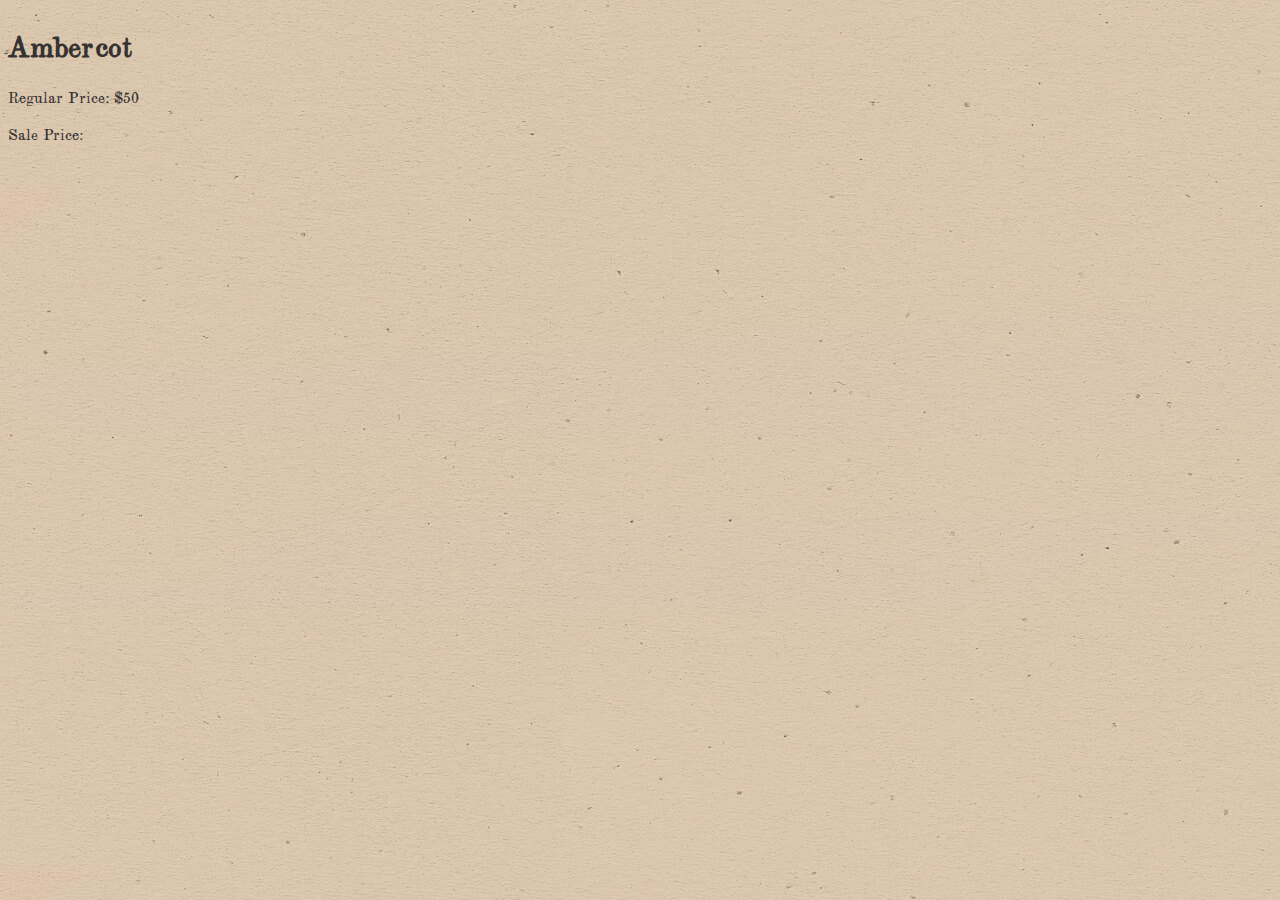
<file: testpullingfromconfigfile.html>
<!DOCTYPE html>
<html lang="en">
<head>
  <meta charset="UTF-8">
  <title>Contact</title>
  <link rel="stylesheet" href="styles.css">
  <script src="config.js"></script>
  
</head>
<body>

  <div class="product">
    <h1 id="product-name"></h1>
    <p>Regular Price: <span id="price"></span></p>
    <p>Sale Price: <span id="sale-price"></span></p>
  </div>

  <script>
    document.getElementById("product-name").textContent = SiteConfig.productName;
    document.getElementById("price").textContent = Prices.ambercot15;
    document.getElementById("sale-price").textContent = SiteConfig.salePrice;
  </script>

</body>
</html>
</file>
<file: styles.css>
@font-face { font-family: steamgems; src: url('Fonts/steamGems.ttf'); }
@font-face { font-family: oldkirk; src: url('Fonts/oldkirk.ttf') format('truetype');}
@font-face { font-family: oldkirk; src: url('Fonts/oldkirkItalic.ttf'); font-style: italic; }
@font-face { font-family: inigo; src: url('Fonts/inigo.ttf'); }
@font-face { font-family: steamnewscuts; src: url('Fonts/steamNewsCuts_3.ttf'); }
@font-face { font-family: monboddo; src: url('Fonts/monboddo.ttf'); }

@font-face { font-family: jophet; src: url('Fonts/jophet.ttf'); }
@font-face { font-family: gresley; src: url('Fonts/gresley.ttf'); }
@font-face { font-family: pennyfarthing; src: url('Fonts/pennyfarthing.ttf'); }
@font-face { font-family: hiram; src: url('Fonts/hiram.ttf'); }
@font-face { font-family: tilson; src: url('Fonts/tilsonInitials.ttf'); }
@font-face { font-family: dewitt; src: url('Fonts/dewitt.ttf'); }
@font-face { font-family: braham; src: url('Fonts/braham.ttf'); }
@font-face { font-family: medola; src: url('Fonts/medola.ttf'); }
@font-face { font-family: brunelscript; src: url('Fonts/brunelScript.ttf'); }
@font-face { font-family: pomeroy; src: url('Fonts/pomeroy.ttf'); }


:root {
  --bg-color:   #dbcaaf;
  /* others: 
  #dbcaaf
  #E0CDB8
  #E9D6BE xx
  #F7E7CE
  #FAEBD7
  oldbg:#D7C6B1
  */

  --text-color: #363232;
  /*393027
  33333c*/
}

body {
  background-color: var(--bg-color);
  background-image: url('images/paper-texture.jpg');
  background-repeat: repeat;
  background-size: auto;
  background-position: top left;
  background-attachment: scroll;
 
  font-family: oldkirk;
  color: var(--text-color);
  display: flex;
  flex-direction: column;
 
  
}


h1 { font-family: oldkirk; }

p {
  font-family: oldkirk;
  font-size: 17px;
  line-height: 20px;
}

a {
  color: inherit;
  text-decoration: none;
}

.white {
  color: var(--text-color);
  background-color: var(--bg-color);
  margin: 0;
}

header {
  position: relative;
  width: 100%;
  display: flex;
  justify-content: center;
  align-items: center;
  
  margin-bottom:5px;
}


.gem {
  font-family: steamgems;
  font-size:30px;
 position: relative;
  top: -2px;  /* adjust value as needed */
  display: inline-block;
  
}

.notes {
  font-family: oldkirk;
  font-style:italic;
  font-size: 1.4vw;
  margin-bottom: 8px;
}

.price-line {
  display: flex;
  width: 90%;
  font-size: 16px;
  justify-content: space-between;
}

.dotted-line {
  width: 65%;
  border-bottom: 3px dotted var(--text-color);
  margin: auto;
}

@media (max-width: 768px) {
  .notes { font-size: 4vw; }
  .price-line { font-size: 4vw; }
}

/* Manifesto */
.column-3 {
  flex: 2.6;
  text-align: justify;
  padding: 20px;
}

.column-3_footnotes {
  flex: 0.4;
 
  padding: 20px;
  margin-top: 100px;
}

.column-3_footnotes p {
  font-family: oldkirk;
  font-style:italic;
  font-size: 0.9rem;
  line-height: 1rem;
  margin-top: 80px;
  
}

.flex-container {
  display: flex;
  justify-content: space-between;
  align-items: center;
  width: 100%;
  margin-top: 10px;
}

.content {
  display: flex;
  flex-direction: row;
  
}

.left-margin { width:7.5%}

.products-container {
  display: flex;
  flex-direction: column;
  justify-content: center;
  text-align: center;
  width:57%;
  
}

.products-header {
  display: flex;
  flex-direction: row;
  justify-content: space-evenly;
  align-items: center;
  font-size: 1.6vw;
  padding:15px;
}

.products-columns-container {
  display: flex;
  flex-direction: row;
  justify-content: flex-start;
  height: 100%;
}

.products-column {
  display: flex;
  flex-direction: column;
  align-items: center;
  justify-content:  flex-start;
  flex:1;
  width: 10%;
  padding-top: 0px;
}



.product-flexbox {
  display: flex;
  flex-direction: column;
  
  text-align: center;
  text-decoration: none;
  color: inherit;
  width: 90%;
  
  margin-top: 5%;
  margin-bottom: 5%;
}

.product-flexbox img {
  display: block;   
  width: 90%;       
  margin: 0 auto;  
  border: 5px double var(--text-color); box-sizing: border-box;  
}



.product-title {
  display: flex;
  justify-content: space-between;
  align-items: center;
  width: 100%;
  margin-top: 10px;
  margin: 5px;
}

.manifesto-container {}

.manifesto-body {}

.footnotes {}

.footer {
  background-color: var(--bg-color);
  text-align: center;
  color: var(--text-color);
}

.horizontal-line {
  width: 100%;
  border-top: 2px solid var(--text-color);
  Margin:0 auto;
}

.vdivider {
  height: auto;
  width: 2px;
  
  margin-top: 0;
  margin-bottom: 0;
  margin-left: 7.5px;
  margin-right: 7.5px;
  background-color: var(--text-color);
}

.drop-cap img {
  float:left;
  width: 55px; 
  margin-top:3px;
  height: auto;
  margin-right: 5px; 
   
}

.drop-cap::first-letter {
  float: left;
  
  font-size: 2.8em; 
  line-height: 1;
  margin-right: 0.07em;
  margin-top: 0.1em;
  
}

.for { text-align: center; }

.fougere-icon {
  font-size: 5.7vw;
  font-family: steamgems;
  margin-bottom: 8px;
  margin-right: 50px;
}

.fougere-text {
  font-size: 3vw;
  font-family: pennyfarthing;
  margin-left:50px;
}

@media (max-width: 768px) {
  .fougere-icon { display: none; }
  .fougere-text { font-size: 8vw; margin: 0px; }
}


.ambercot-title-text {display: flex; flex-direction: column; justify-content: center; align-items: center;
margin-bottom:-8px;  }

.ambercot-icon{ font-family: steamgems;
  font-size: 4vw; height:2.6vw;
  }
.ambercot-text{font-family: monboddo;
  font-size: 4.5vw;}

  @media (max-width: 768px) {
    .ambercot-title-text { flex-direction: row; margin:-1px; }
    .ambercot-icon{ 
      font-size: 10vw; height:13vw;
      }
      .ambercot-text{font-family: monboddo;
        font-size: 12vw;}
    
  }

.fallen-icon {
  font-family: steamgems;
  font-size: 4vw;
  margin-left: 50px;
}

.fallen-text {
  font-family: inigo;
  font-size: 3vw;
  margin-right: 50px;
  line-height:2.8vw;
}

@media (max-width: 768px) {
  .fallen-icon {
    font-size: 7vw;
    margin-left: 0;
    margin-right: 5px;
    margin-bottom:5px;
  }
  .fallen-text {
    font-family: inigo;
    font-size: 7vw;
    margin-right: 0px;
    line-height:6vw;
    margin-bottom:5px;
  }
}

.d-set-icon{font-family: steamgems; font-size:2.4vw; }
.d-set-text{font-family: medola; font-size:2.6vw; }
@media (max-width: 768px) {
  .d-set-icon{font-size:6vw}
  .d-set-text{font-size:8vw}
}

  
/* Responsive layout for small screens */
@media (max-width: 900px) {
  .products-container {
    width: 40%;
    flex-direction: column;
  }
  .products-columns-container {
    flex-direction: column;
  }
  .products-column {
    width: 100%;
  }
  .products-header { font-size: 1.3vw; }
  .fougere-icon { display: none; }
}

@media (max-width: 768px) {
  .content,
  .products-container,
  .manifesto-container,
  .products-columns-container {
    flex-direction: column;
  }

  .products-container,
  .products-column,
  .manifesto-body,
  .footnotes {
    width: 100%;
    
  }

  .vdivider,
  .left-margin,
  .products-header,
  .horizontal-line {
    display: none;
  }

  .fougere { font-size: 4vmax; }

  .column-3_footnotes p { margin-top: 0; }

}



  /* --- PRODUCT PAGE STYLES --- */
  

    .product-layout {
      display: flex;
      flex-wrap: wrap;
      gap: 30px;
      margin: auto;
      padding: 0 50px;
      max-width: 1000px;
      justify-content: center;
      
    }

    .product-page-leftcolumn {
      flex: 1 1 40%;
      height: 90vh;
      display: flex;
      justify-content: center;
      align-items: center;
    }

    .product-page-rightcolumn {
      flex: 1 1 30%;
    }

    .product-page-leftcolumn img {
      width: 100%;
      height: auto;
      display: block;
    }

    .product-title-block {
      text-align: center;
      margin-bottom: 1em;
    }

    .product-name {
      margin-bottom: 0.3em;
      font-family: oldkirk;
      font-style:italic;
      font-size: 35px;
      text-align:center;
    }

    .product-fnotes {
      font-family: oldkirk;
      font-style:italic;
      margin-top: 0;
      margin-bottom: 1em;
    }

    .product-key-ingredients{
      text-align: center;
      font-size: 1em;
    }
    .product-inspiration {
      text-align: center;
      font-size: 0.95em;
    }

    .product-description {
      text-align: justify;
    }

    .divider {
      margin: 1.5em auto;
      border-top: 1px solid #a89b84;
      width: 60%;
    }

    .shopify-button-wrapper {
      margin: 0 auto;
      text-align: center;
    }

    @media (max-width: 800px) {
      .product-layout {
        flex-direction: column;
        gap:0px;
        margin-top:10vw;
      }
      .product-page-leftcolumn,
      .product-page-rightcolumn {
        flex: 1 1 100%;
        max-width: 100%;
      }
    }
/* END PRODUCT PAGE STYLES */

/* LANDING PAGE STYLES */
.button {
      text-align: center;
    }

    .button a {
      background: var(--text-color);
      color: var(--bg-color);
      padding: 14px 28px;
      text-decoration: none;
      font-size: 1rem;
      text-transform: uppercase;
      letter-spacing: 1px;
      border-radius: 4px;
    }
</file>
